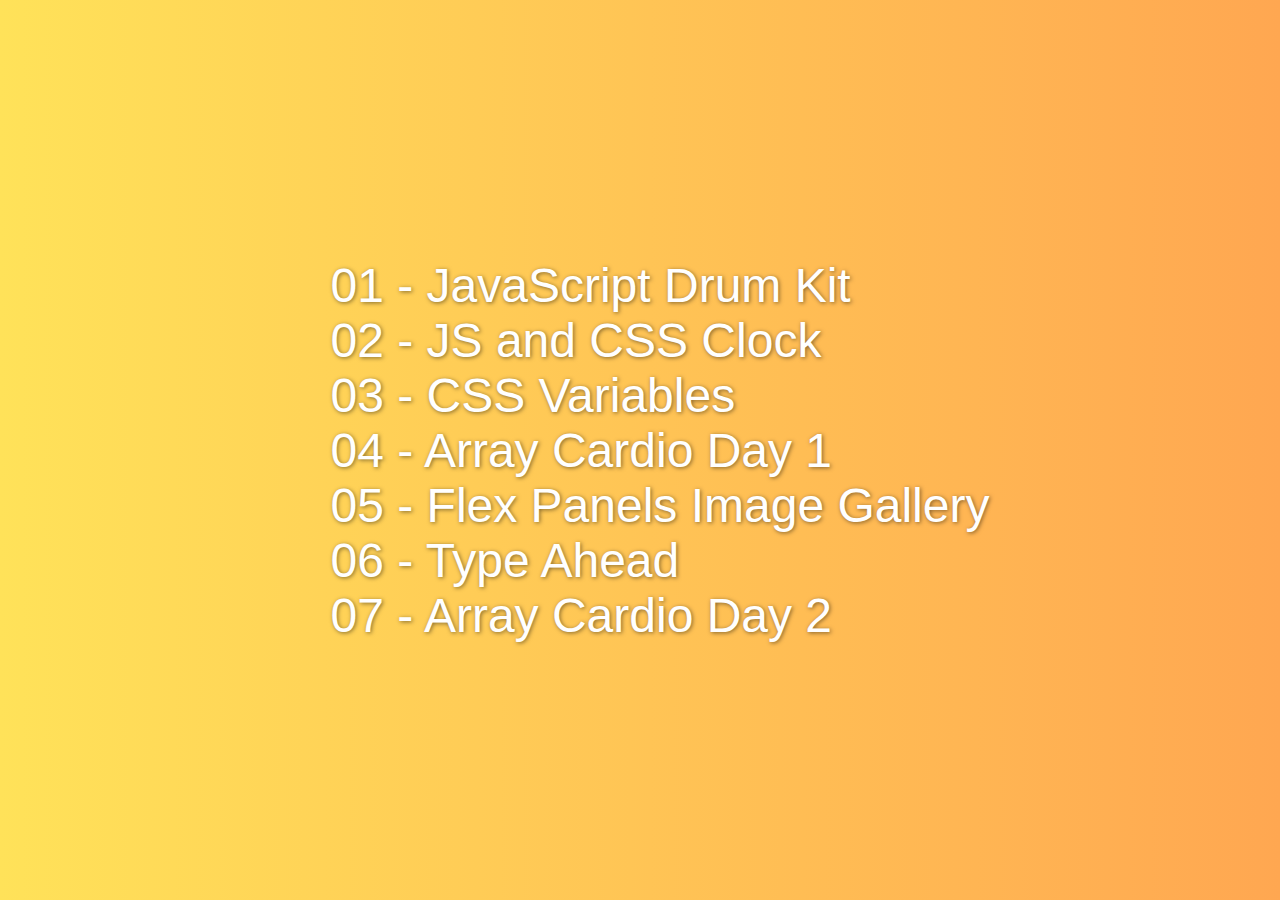
<file: index.html>
<!DOCTYPE html>
<html lang="en">
<head>
    <meta charset="UTF-8">
    <title>JS Challenges</title>
    <link  rel="stylesheet" type="text/css" href="styles.css">
</head>
<body>

<ul>
    <li><a class="link" href="https://mkbryla.github.io/js-challenges/01%20-%20JavaScript%20Drum%20Kit">01 - JavaScript Drum Kit</a></li>
    <li><a class="link" href="https://mkbryla.github.io/js-challenges/02%20-%20JS%20and%20CSS%20Clock">02 - JS and CSS Clock</a></li>
    <li><a class="link" href="https://mkbryla.github.io/js-challenges/03%20-%20CSS%20Variables">03 - CSS Variables</a></li>
    <li><a class="link" href="https://mkbryla.github.io/js-challenges/04%20-%20Array%20Cardio%20Day%201">04 - Array Cardio Day 1</a></li>
    <li><a class="link" href="https://mkbryla.github.io/js-challenges/05%20-%20Flex%20Panels%20Image%20Gallery">05 - Flex Panels Image Gallery</a></li>
    <li><a class="link" href="https://mkbryla.github.io/js-challenges/06%20-%20Type%20Ahead">06 - Type Ahead</a></li>
    <li><a class="link" href="https://mkbryla.github.io/js-challenges/07%20-%20Array%20Cardio%20Day%202">07 - Array Cardio Day 2</a></li>
</ul>

</body>
</html>
</file>
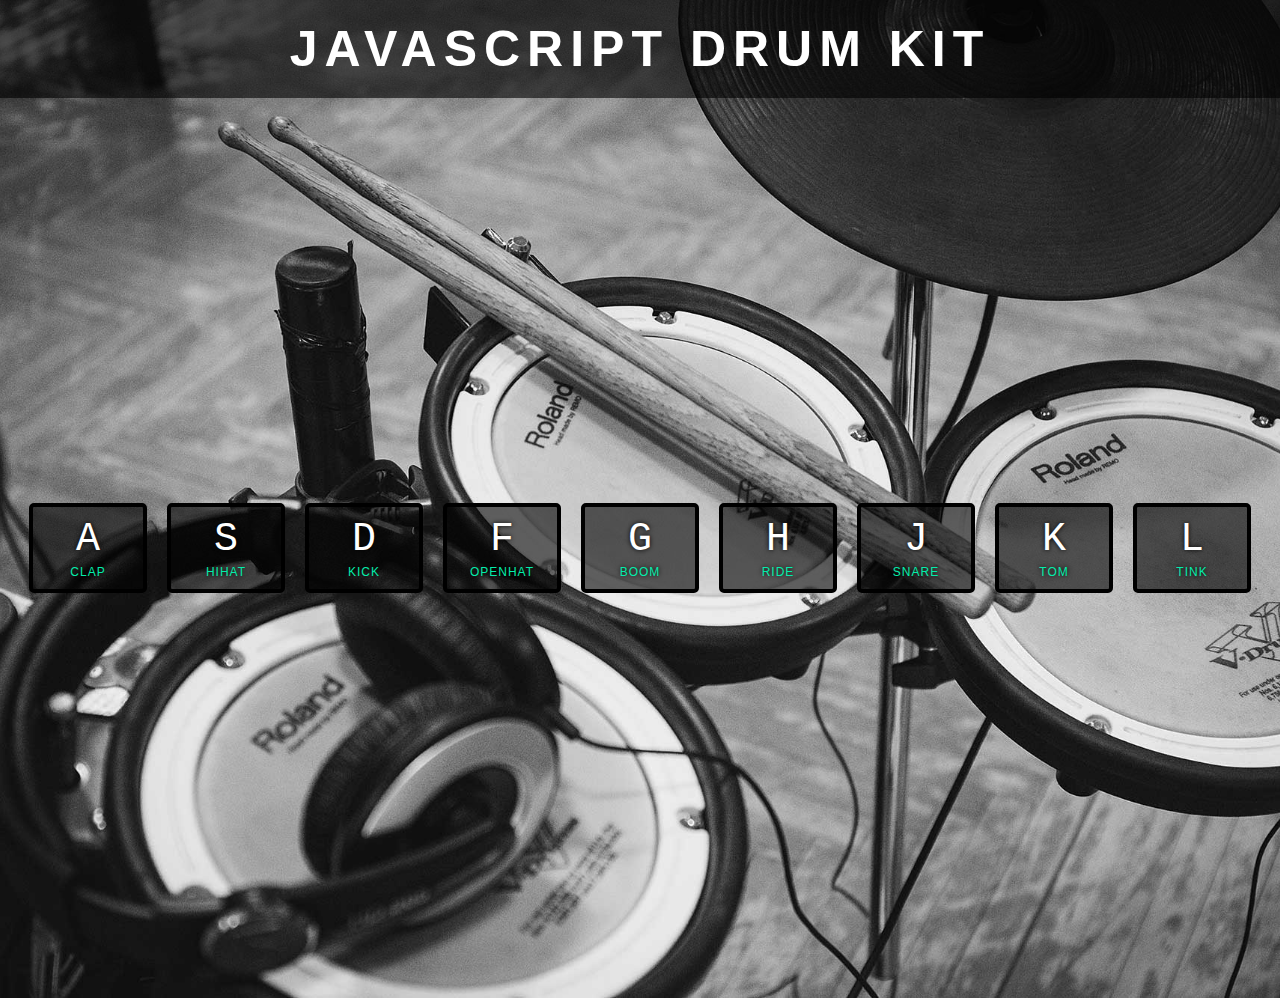
<file: 01 - JavaScript Drum Kit/index.html>
<!DOCTYPE html>
<html lang="en">

<head>
    <meta charset="UTF-8">
    <title>JS Drum Kit</title>
    <link rel="stylesheet" href="style.css">
</head>

<body>
<header>
  <h1>JavaScript Drum Kit</h1>
</header>
    <div class="keys">
        <div data-key="65" class="key">
            <kbd>A</kbd>
            <span class="sound">clap</span>
        </div>
        <div data-key="83" class="key">
            <kbd>S</kbd>
            <span class="sound">hihat</span>
        </div>
        <div data-key="68" class="key">
            <kbd>D</kbd>
            <span class="sound">kick</span>
        </div>
        <div data-key="70" class="key">
            <kbd>F</kbd>
            <span class="sound">openhat</span>
        </div>
        <div data-key="71" class="key">
            <kbd>G</kbd>
            <span class="sound">boom</span>
        </div>
        <div data-key="72" class="key">
            <kbd>H</kbd>
            <span class="sound">ride</span>
        </div>
        <div data-key="74" class="key">
            <kbd>J</kbd>
            <span class="sound">snare</span>
        </div>
        <div data-key="75" class="key">
            <kbd>K</kbd>
            <span class="sound">tom</span>
        </div>
        <div data-key="76" class="key">
            <kbd>L</kbd>
            <span class="sound">tink</span>
        </div>
    </div>

    <audio data-key="65" src="sounds/clap.wav"></audio>
    <audio data-key="83" src="sounds/hihat.wav"></audio>
    <audio data-key="68" src="sounds/kick.wav"></audio>
    <audio data-key="70" src="sounds/openhat.wav"></audio>
    <audio data-key="71" src="sounds/boom.wav"></audio>
    <audio data-key="72" src="sounds/ride.wav"></audio>
    <audio data-key="74" src="sounds/snare.wav"></audio>
    <audio data-key="75" src="sounds/tom.wav"></audio>
    <audio data-key="76" src="sounds/tink.wav"></audio>

<script type="text/javascript" src="app.js"></script>
</body>

</html>
</file>
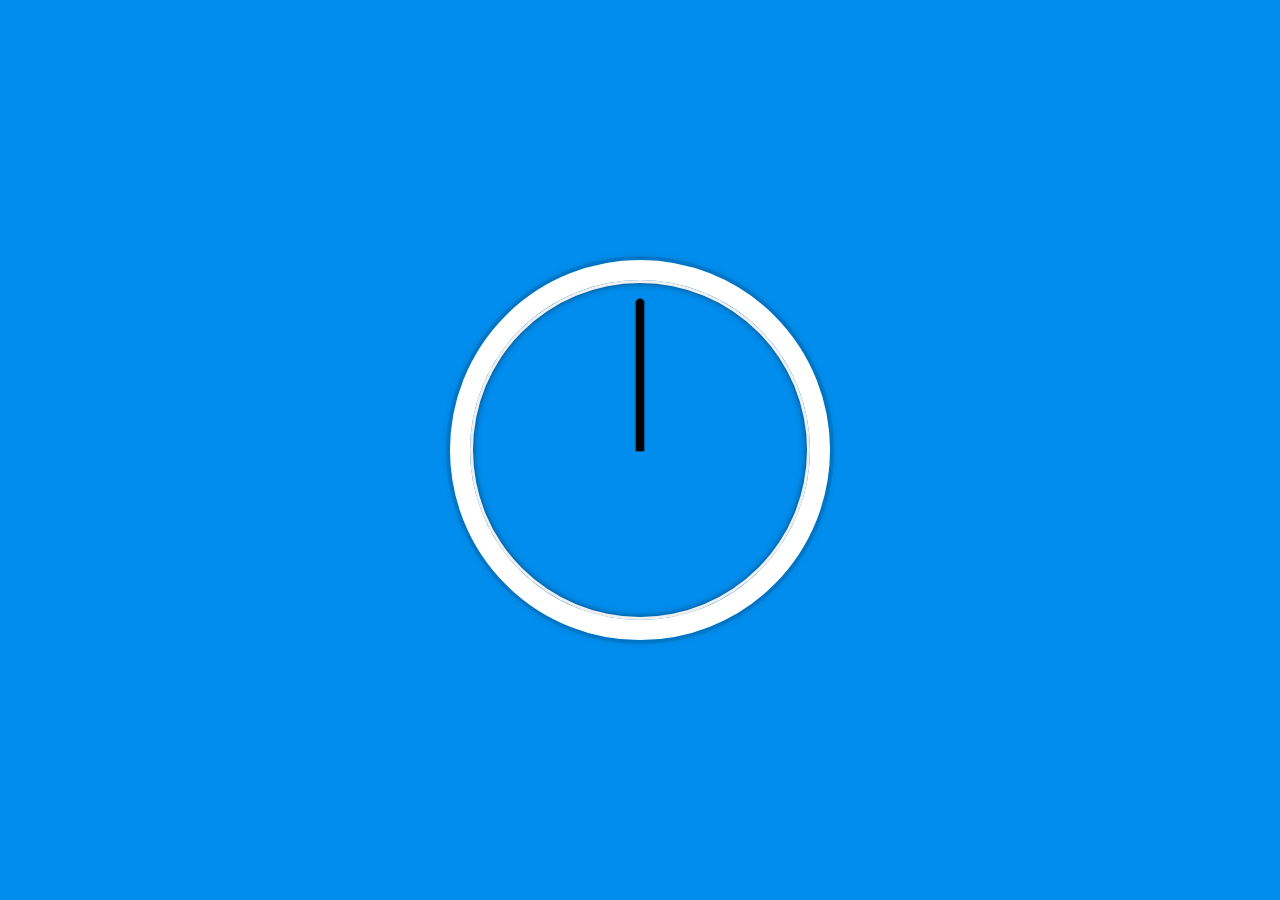
<file: 02 - JS and CSS Clock/index.html>
<!DOCTYPE html>
<html lang="en">

<head>
    <meta charset="UTF-8">
    <title>JS + CSS Clock</title>
    <link rel="stylesheet" href="style.css">
</head>

<body>

    <div class="clock">
        <div class="clock-face">
            <div class="hand hour-hand"></div>
            <div class="hand min-hand"></div>
            <div class="hand second-hand"></div>
        </div>
    </div>
    <div class="date">
        <h1></h1>
        <h2></h2>
    </div>

<script type="text/javascript" src="app.js"></script>
</body>

</html>
</file>
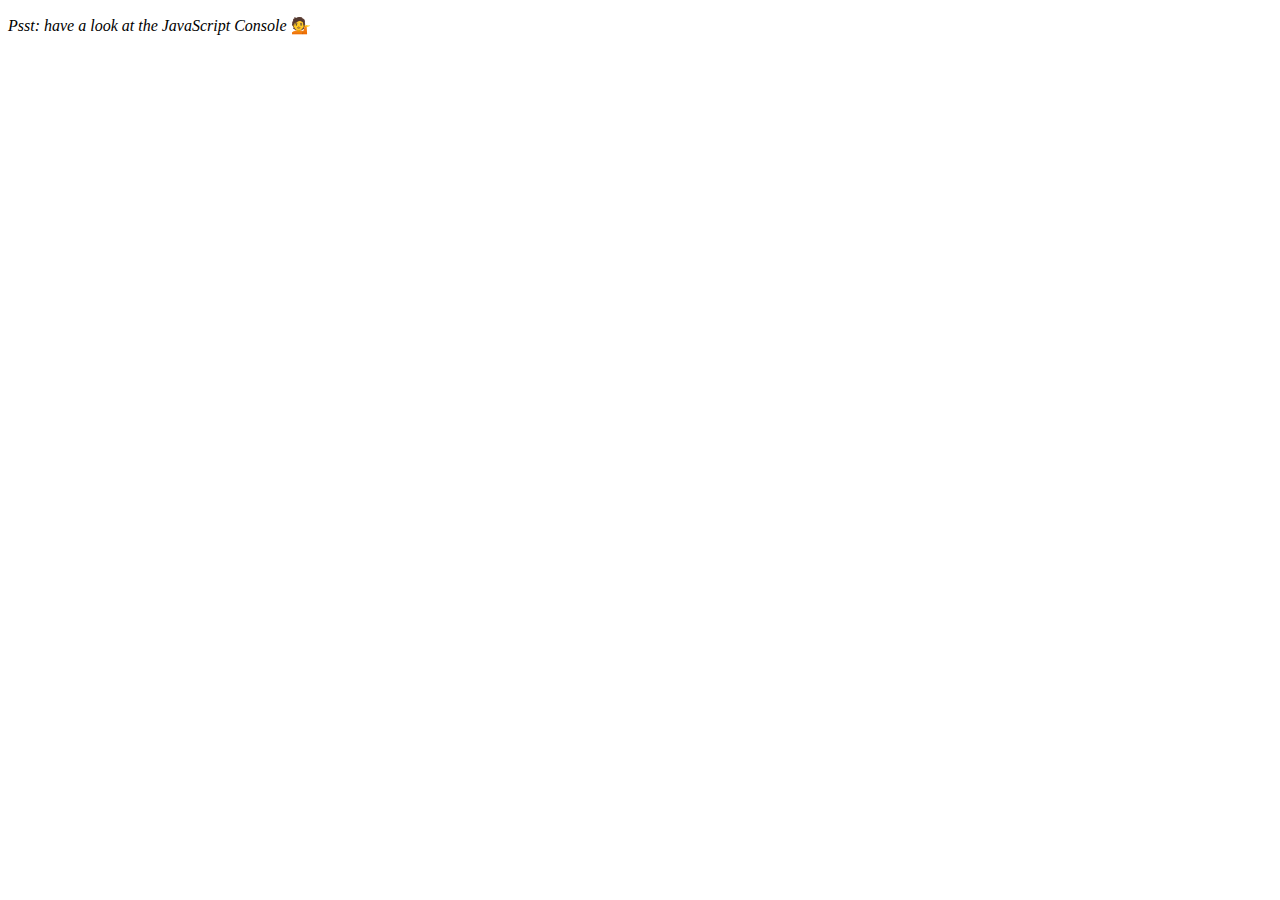
<file: 04 - Array Cardio Day 1/index.html>
<!DOCTYPE html>
<html lang="en">

<head>
    <meta charset="UTF-8">
    <title>Array Cardio 💪</title>
</head>

<body>
    <p><em>Psst: have a look at the JavaScript Console</em> 💁</p>
    <div class="data">

    </div>
    <script type="text/javascript" src="app.js"></script>
</body>

</html>
</file>
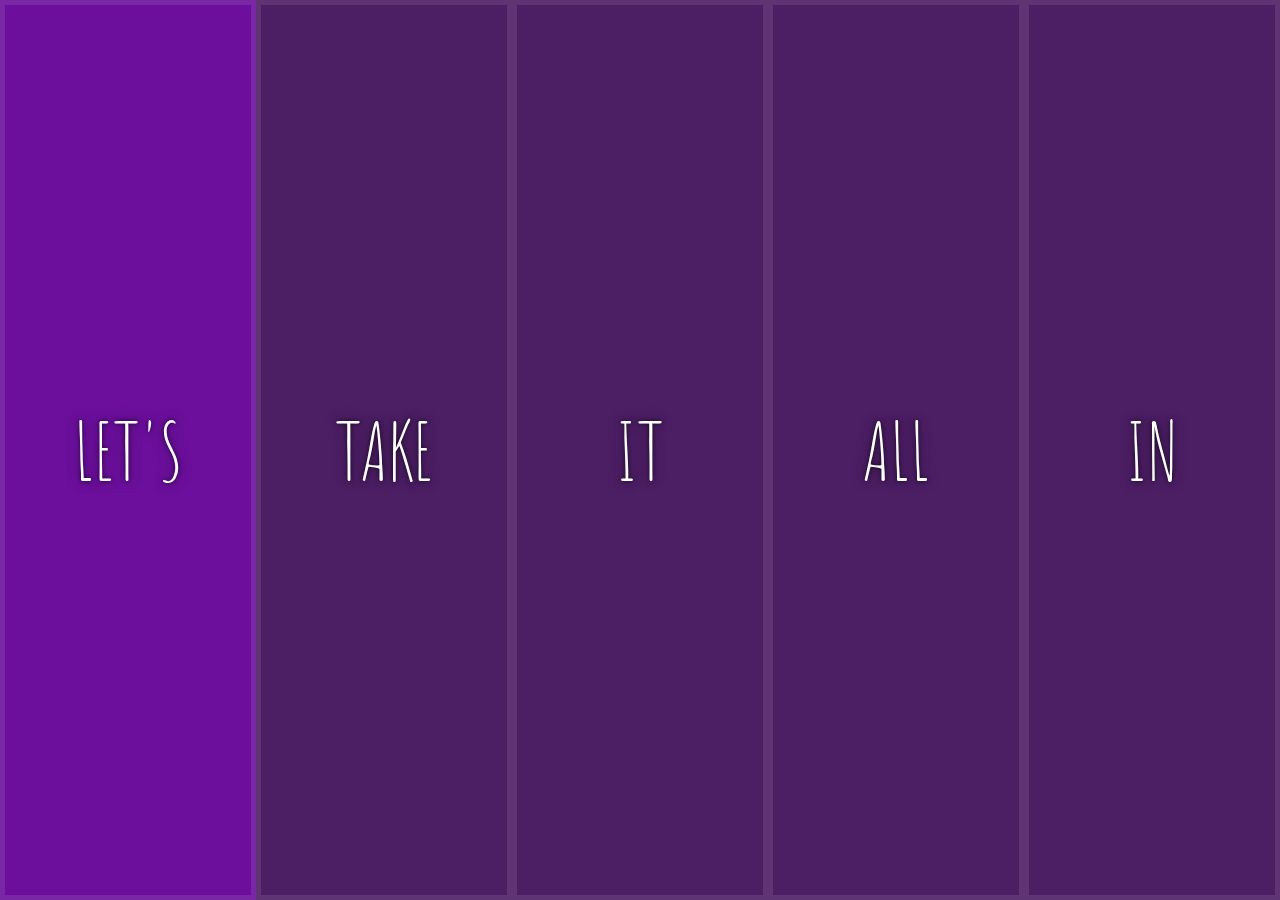
<file: 05 - Flex Panels Image Gallery/index.html>
<!DOCTYPE html>
<html lang="en">
<head>
  <meta charset="UTF-8">
  <title>Flex Panels 💪</title>
  <link href='https://fonts.googleapis.com/css?family=Amatic+SC' rel='stylesheet' type='text/css'>
  <link rel="stylesheet" href="style.css">
</head>
<body>

  <div class="panels">
    <div class="panel panel1">
      <p>Hey</p>
      <p>Let's</p>
      <p>Dance</p>
    </div>
    <div class="panel panel2">
      <p>Give</p>
      <p>Take</p>
      <p>Receive</p>
    </div>
    <div class="panel panel3">
      <p>Experience</p>
      <p>It</p>
      <p>Today</p>
    </div>
    <div class="panel panel4">
      <p>Give</p>
      <p>All</p>
      <p>You can</p>
    </div>
    <div class="panel panel5">
      <p>Life</p>
      <p>In</p>
      <p>Motion</p>
    </div>
  </div>
<script src="script.js" charset="utf-8"></script>
</body>
</html>
</file>
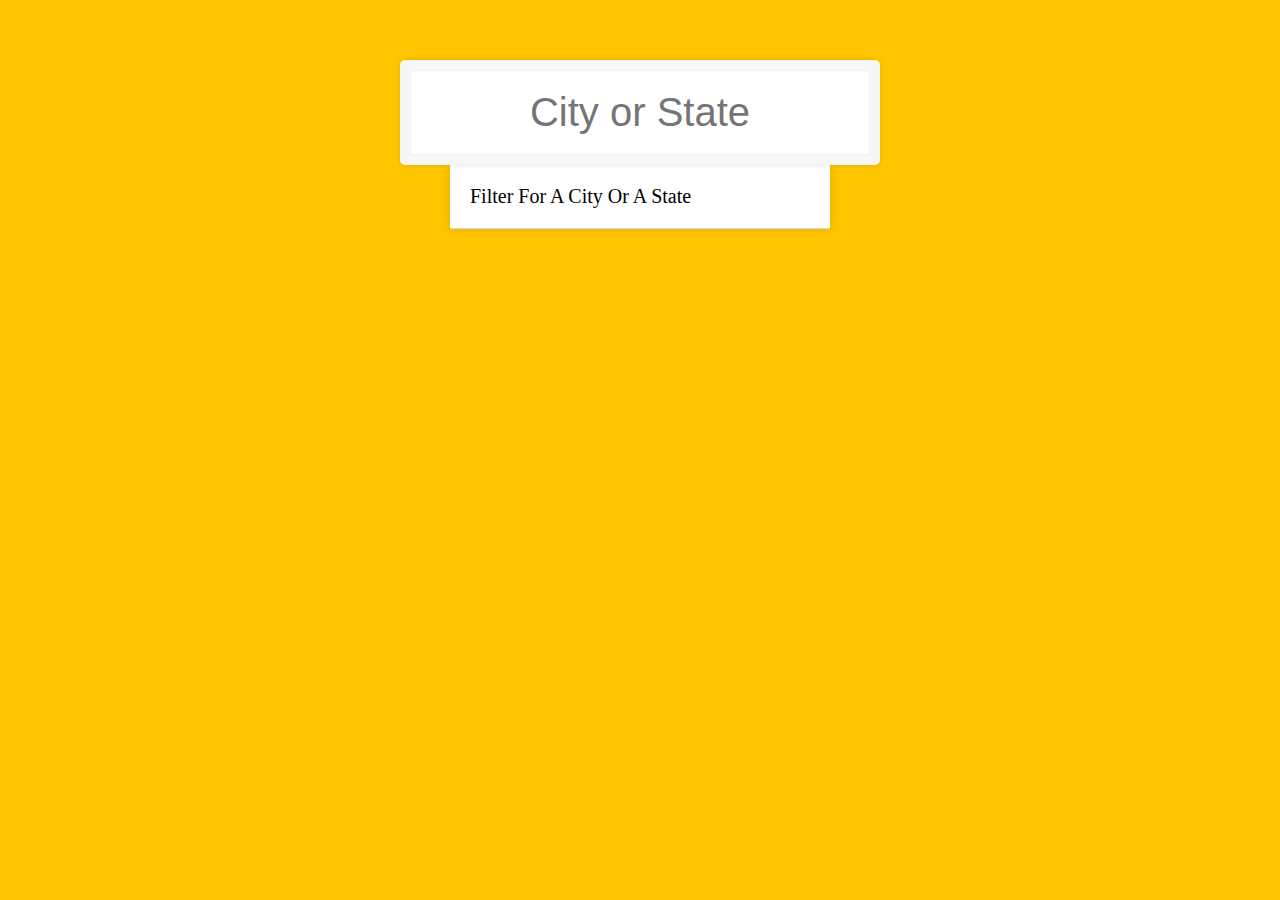
<file: 06 - Type Ahead/index.html>
<!DOCTYPE html>
<html lang="en">
<head>
  <meta charset="UTF-8">
  <title>Type Ahead 👀</title>
  <link rel="stylesheet" href="style.css">
</head>
<body>

  <form class="search-form">
    <input type="text" class="search" placeholder="City or State">
    <ul class="suggestions">
      <li>Filter for a city or a state</li>
    </ul>
  </form>
  <script src="script.js"></script>
  </body>
</html>
</file>
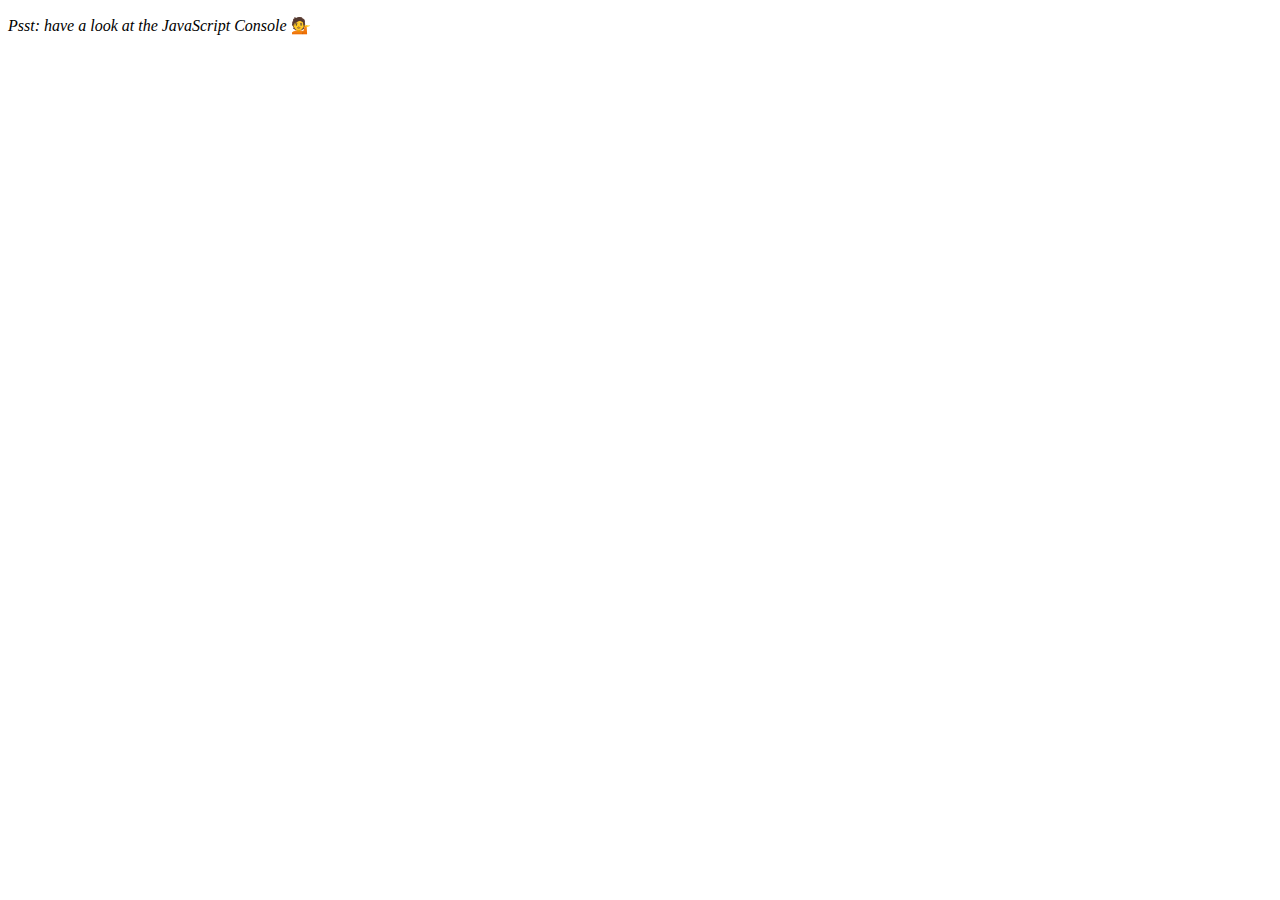
<file: 07 - Array Cardio Day 2/index.html>
<!DOCTYPE html>
<html lang="en">
<head>
  <meta charset="UTF-8">
  <title>Array Cardio 💪💪</title>
</head>
<body>
  <p><em>Psst: have a look at the JavaScript Console</em> 💁</p>
  <script src="app.js"></script>
</body>
</html>
</file>
<file: styles.css>
html, body {
    height: 100%;
}

body {
    display: flex;
    align-content: center;
    justify-content: center;
    background: #ffe259;  /* fallback for old browsers */
    background: -webkit-linear-gradient(to left, #ffa751, #ffe259);  /* Chrome 10-25, Safari 5.1-6 */
    background: linear-gradient(to left, #ffa751, #ffe259); /* W3C, IE 10+/ Edge, Firefox 16+, Chrome 26+, Opera 12+, Safari 7+ */
    font-family: Arial;
    margin: 0;
}

ul {
    align-self: center;
}

li {
    list-style: none;
}

a {
    text-decoration: none;
    font-size: 3rem;
    color: white;
    text-shadow: 1px 1px 4px rgba(0,0,0,0.5);
    transition: all 0.3s ease-in-out;
}

a:hover {
    text-shadow: 1px 1px 2px rgba(0,0,0,0.5);
    color: lightgray;
}
</file>
<file: 01 - JavaScript Drum Kit/style.css>
html {
  font-size: 10px;
  background: url('drums.jpg') center no-repeat;
  background-size: cover;
}
body,html {
  margin: 0;
  padding: 0;
  font-family: sans-serif;
}

header{
  text-align: center;
  color: white;
  background: rgba(0,0,0,0.6);
}

header h1{
  margin:0;
  padding: 2rem;
  font-size: 5rem;
  text-transform: uppercase;
  letter-spacing: 0.7rem;
}

.keys {
  display: flex;
  flex: 1;
  min-height: 100vh;
  align-items: center;
  justify-content: center;
}

.key {
  border: .4rem solid black;
  border-radius: .5rem;
  margin: 1rem;
  font-size: 1.5rem;
  padding: 1rem .5rem;
  transition: all .07s ease;
  width: 10rem;
  text-align: center;
  color: white;
  background: rgba(0,0,0,0.6);
  text-shadow: 0 0 .5rem black;
  user-select: none;
}

.key:hover{
  cursor: pointer;

}

.playing {
  transform: scale(1.1);
  border-color: #04edab;
  box-shadow: 0 0 1rem #04edab;
}

kbd {
  display: block;
  font-size: 4rem;
}

.sound {
  font-size: 1.2rem;
  text-transform: uppercase;
  letter-spacing: .1rem;
  color: #04edab;
}
</file>
<file: 02 - JS and CSS Clock/style.css>
html {
    background: #018DED url(http://unsplash.it/1500/1000?image=881&blur=50) center no-repeat;
    background-size: cover;
    font-family: 'Arial';
    text-align: center;
    font-size: 10px;
}

body {
    margin: 0;
    font-size: 2rem;
    display: flex;
    min-height: 100vh;
    align-items: center;
    justify-content: center;
}

.clock {
    width: 30rem;
    height: 30rem;
    border: 20px solid white;
    border-radius: 50%;
    margin: 100px;
    position: relative;
    padding: 2rem;
    box-shadow: 0 0 0 4px rgba(0, 0, 0, 0.1), inset 0 0 0 3px #EFEFEF, inset 0 0 10px black, 0 0 10px rgba(0, 0, 0, 0.2);
}

.clock-face {
    position: relative;
    width: 100%;
    height: 100%;
    transform: translateY(-3px);
    /* account for the height of the clock hands */
}

.hand {
    width: 50%;
    height: 4px;
    background: black;
    position: absolute;
    top: 50%;
    transform-origin: 100%;
    transform: rotate(90deg);
    box-shadow: 0 0 2px black;
}

.min-hand{
  height: 6px;
}

.hour-hand{
  height: 8px;
}

.date{
  text-transform: uppercase;
  text-align: justify;
  color: white;
  text-shadow: 1px 1px 2px black;
}

h1,h2{
  font-size: 5rem;
  margin: 0;
}

h1{
  font-size:7rem;
}
</file>
<file: 05 - Flex Panels Image Gallery/style.css>
html {
    box-sizing: border-box;
    font-family: 'helvetica neue';
    font-size: 20px;
    font-weight: 200;
}

body {
    margin: 0;
}

*, *:before, *:after {
    box-sizing: inherit;
}

.panels {
    min-height: 100vh;
    overflow: hidden;
    display: flex;
    cursor: pointer;
}

.panel {
    background: #6B0F9C;
    box-shadow: inset 0 0 0 5px rgba(255, 255, 255, 0.1);
    color: white;
    text-align: center;
    align-items: center;
    /* Safari transitionend event.propertyName === flex */
    /* Chrome + FF transitionend event.propertyName === flex-grow */
    transition: font-size 0.7s cubic-bezier(0.61, -0.19, 0.7, -0.11), flex 0.7s cubic-bezier(0.61, -0.19, 0.7, -0.11), background 0.2s;
    font-size: 20px;
    background-size: cover;
    background-position: center;
    flex: 1;
    display: flex;
    flex-direction: column;
    justify-content: center;
    align-items: center;
    filter: saturate(50%);
}

.panel:hover {
    filter: saturate(100%);
}

.panel1 {
    background-image: url(https://source.unsplash.com/gYl-UtwNg_I/1500x1500);
}

.panel2 {
    background-image: url(https://source.unsplash.com/1CD3fd8kHnE/1500x1500);
}

.panel3 {
    background-image: url(https://images.unsplash.com/photo-1465188162913-8fb5709d6d57?ixlib=rb-0.3.5&q=80&fm=jpg&crop=faces&cs=tinysrgb&w=1500&h=1500&fit=crop&s=967e8a713a4e395260793fc8c802901d);
}

.panel4 {
    background-image: url(https://source.unsplash.com/ITjiVXcwVng/1500x1500);
}

.panel5 {
    background-image: url(https://source.unsplash.com/3MNzGlQM7qs/1500x1500);
}

.panel>* {
    margin: 0;
    width: 100%;
    transition: transform 0.5s;
    display: flex;
    justify-content: center;
    flex: 1;
    align-items: center;
}

.panel>*:first-child {
    transform: translateY(-100%);
}

.panel.open-active>*:first-child {
    transform: translateY(0);
}

.panel>*:last-child {
    transform: translateY(100%);
}

.panel.open-active>*:last-child {
    transform: translateY(0);
}

.panel p {
    text-transform: uppercase;
    font-family: 'Amatic SC', cursive;
    text-shadow: 0 0 4px rgba(0, 0, 0, 0.72), 0 0 14px rgba(0, 0, 0, 0.45);
    font-size: 2em;
}

.panel p:nth-child(2) {
    font-size: 4em;
}

.panel.open {
    font-size: 40px;
    flex: 3;
    filter:saturate(100%);
}

.blurred {
    filter: blur(3px) saturate(60%);
}
</file>
<file: 06 - Type Ahead/style.css>
html {
      box-sizing: border-box;
      background:#ffc600;
      font-size: 20px;
      font-weight: 200;
    }
    *, *:before, *:after {
      box-sizing: inherit;
    }
    input {
      width: 100%;
      padding:20px;
    }

    .search-form {
      max-width:400px;
      margin:50px auto;
    }

    input.search {
      margin: 0;
      text-align: center;
      outline:0;
      border: 10px solid #F7F7F7;
      width: 120%;
      left: -10%;
      position: relative;
      top: 10px;
      z-index: 2;
      border-radius: 5px;
      font-size: 40px;
      box-shadow: 0 0 5px rgba(0, 0, 0, 0.12), inset 0 0 2px rgba(0, 0, 0, 0.19);
    }


    .suggestions {
      margin: 10px;
      padding: 0;
      position: relative;

      /*perspective:20px;*/
    }
    .suggestions li {
      background:white;
      list-style: none;
      border-bottom: 1px solid #D8D8D8;
      box-shadow: 0 0 10px rgba(0, 0, 0, 0.14);
      margin:0;
      padding:20px;
      transition:background 0.2s;
      display:flex;
      justify-content:space-between;
      text-transform: capitalize;
    }

    /*.suggestions li:nth-child(even) {*/
             /*transform: perspective(100px) rotateX(3deg) translateY(2px) scale(1.001);*/
             /*background: linear-gradient(to bottom,  #ffffff 0%,#EFEFEF 100%);*/
         /*}*/
    /*.suggestions li:nth-child(odd) {*/
        /*transform: perspective(100px) rotateX(-3deg) translateY(3px);*/
        /*background: linear-gradient(to top,  #ffffff 0%,#EFEFEF 100%);*/
    /*}*/

    .suggestions li:nth-child(even){
        background: #EFEFEF;
    }

    span.population {
      font-size: 15px;
    }

    .hl {
      background:#ffc600;
    }

    a {
      color:black;
      background:rgba(0,0,0,0.1);
      text-decoration: none;
    }
</file>
